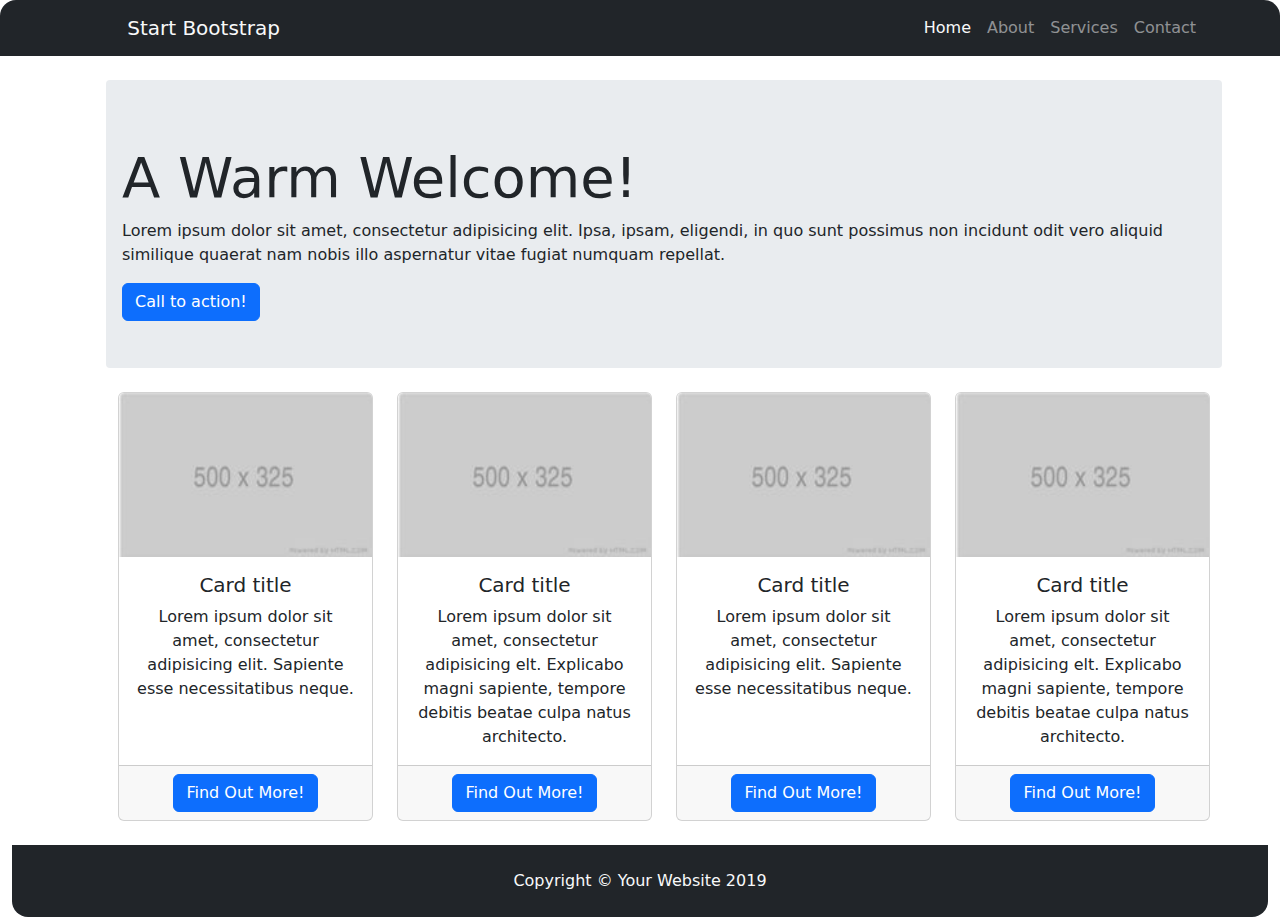
<file: homework1/index.html>
<!DOCTYPE html>
<html lang="en">
<head>
    <meta charset="UTF-8">
    <meta name="viewport" content="width=device-width, initial-scale=1.0" shrink-to-fit="no">
    <title>Document</title>
    <link rel="stylesheet" href="../homework1/normalize.css">
    <link rel="stylesheet" href="assets/bootstrap/bootstrap.min.css">
    <link rel="stylesheet" href="../homework1/assets/styles/style.css">
</head>
<body>
    <header class="header">
        <nav class="navbar navbar-expand-lg bg-dark rounded-top-4 navbar-custom">   
            <div class="container-fluid">
            <a class="navbar-brand text-light" href="#">Start Bootstrap</a>
            <button class="navbar-toggler" type="button" data-bs-toggle="collapse" data-bs-target="#navbarSupportedContent" aria-controls="navbarSupportedContent" aria-expanded="false" aria-label="Toggle navigation">
            <span class="navbar-toggler-icon"></span>
            </button>
            <div class="collapse navbar-collapse" id="navbarSupportedContent">
                <ul class="navbar-nav ms-auto mb-2 mb-lg-0">
                <li class="nav-item">
                    <a class="nav-link active text-light" aria-current="page" href="#">Home</a>
                </li>
                <li class="nav-item">
                    <a class="nav-link text-white-50" href="#">About</a>
                </li>
                <li class="nav-item">
                    <a class="nav-link text-white-50" href="#">Services</a>
                </li>
                <li class="nav-item">
                    <a class="nav-link text-white-50" href="#">Contact</a>
                </li>
                </ul>
            </div>
            </div>
        </nav>
    </header>
    <main>
        <div class="container">
            <div class="card col-lg-12 mb-sm-0 pt-5 m-4 bg-body-secondary border-0 rounded-1">
                <div class="card-body" style="height: 15rem;">
                <h5 class="card-title display-4 fw-normal">A Warm Welcome!</h5>
                <p class="card-text">Lorem ipsum dolor sit amet, consectetur adipisicing elit. Ipsa, ipsam, eligendi, in quo sunt possimus non incidunt odit vero aliquid similique quaerat nam nobis illo aspernatur vitae fugiat numquam repellat.</p>
                <a href="#" class="btn btn-primary">Call to action!</a>
                </div>
            </div>
        </div>
        <div class="container">
            <div class="row col-lg-12 row-cols-1 row-cols-md-2 row-cols-lg-4 m-4">
                <div class="col">
                    <div class="card h-100">
                        <img src="../homework1/assets/images/picture.jpg" class="card-img-top" alt="picture">
                        <div class="card-body">
                        <h5 class="card-title text-center">Card title</h5>
                        <p class="card-text text-center">Lorem ipsum dolor sit amet,
                            consectetur adipisicing elit.
                            Sapiente esse necessitatibus
                            neque.</p>
                        </div>
                        <div class="card-footer d-flex justify-content-center">
                        <a href="#" class="btn btn-primary">Find Out More!</a>
                        </div>
                    </div>    
                </div>
                <div class="col">
                    <div class="card h-100">
                        <img src="../homework1/assets/images/picture.jpg" class="card-img-top" alt="picture">
                        <div class="card-body">
                        <h5 class="card-title text-center">Card title</h5>
                        <p class="card-text text-center">Lorem ipsum dolor sit amet,
                            consectetur adipisicing elt.
                            Explicabo magni sapiente,
                            tempore debitis beatae culpa
                            natus architecto.</p>
                        </div>
                        <div class="card-footer d-flex justify-content-center">
                        <a href="#" class="btn btn-primary">Find Out More!</a>
                        </div>
                    </div>    
                </div>
                <div class="col">
                    <div class="card h-100">
                        <img src="../homework1/assets/images/picture.jpg" class="card-img-top" alt="picture">
                        <div class="card-body">
                        <h5 class="card-title text-center">Card title</h5>
                        <p class="card-text text-center">Lorem ipsum dolor sit amet,
                            consectetur adipisicing elit.
                            Sapiente esse necessitatibus
                            neque.</p>
                        </div>
                        <div class="card-footer d-flex justify-content-center">
                        <a href="#" class="btn btn-primary">Find Out More!</a>
                        </div>
                    </div>    
                </div>
                <div class="col">
                    <div class="card h-100">
                        <img src="../homework1/assets/images/picture.jpg" class="card-img-top" alt="picture">
                        <div class="card-body">
                        <h5 class="card-title text-center">Card title</h5>
                        <p class="card-text text-center">Lorem ipsum dolor sit amet,
                            consectetur adipisicing elt.
                            Explicabo magni sapiente,
                            tempore debitis beatae culpa
                            natus architecto.</p>
                        </div>
                        <div class="card-footer d-flex justify-content-center">
                        <a href="#" class="btn btn-primary">Find Out More!</a>
                        </div>
                    </div>    
                </div>
            </div>
        </div>
    </main>
    <footer>
        <div class="container-fluid">
            <div class="text-center p-4 bg-dark rounded-bottom-4 text-light">
                Copyright © Your Website 2019
            </div>            
        </div>
    </footer>
    <script src="assets/bootstrap/bootstrap.bundle.min.js"></script>
</body>
</html>
</file>
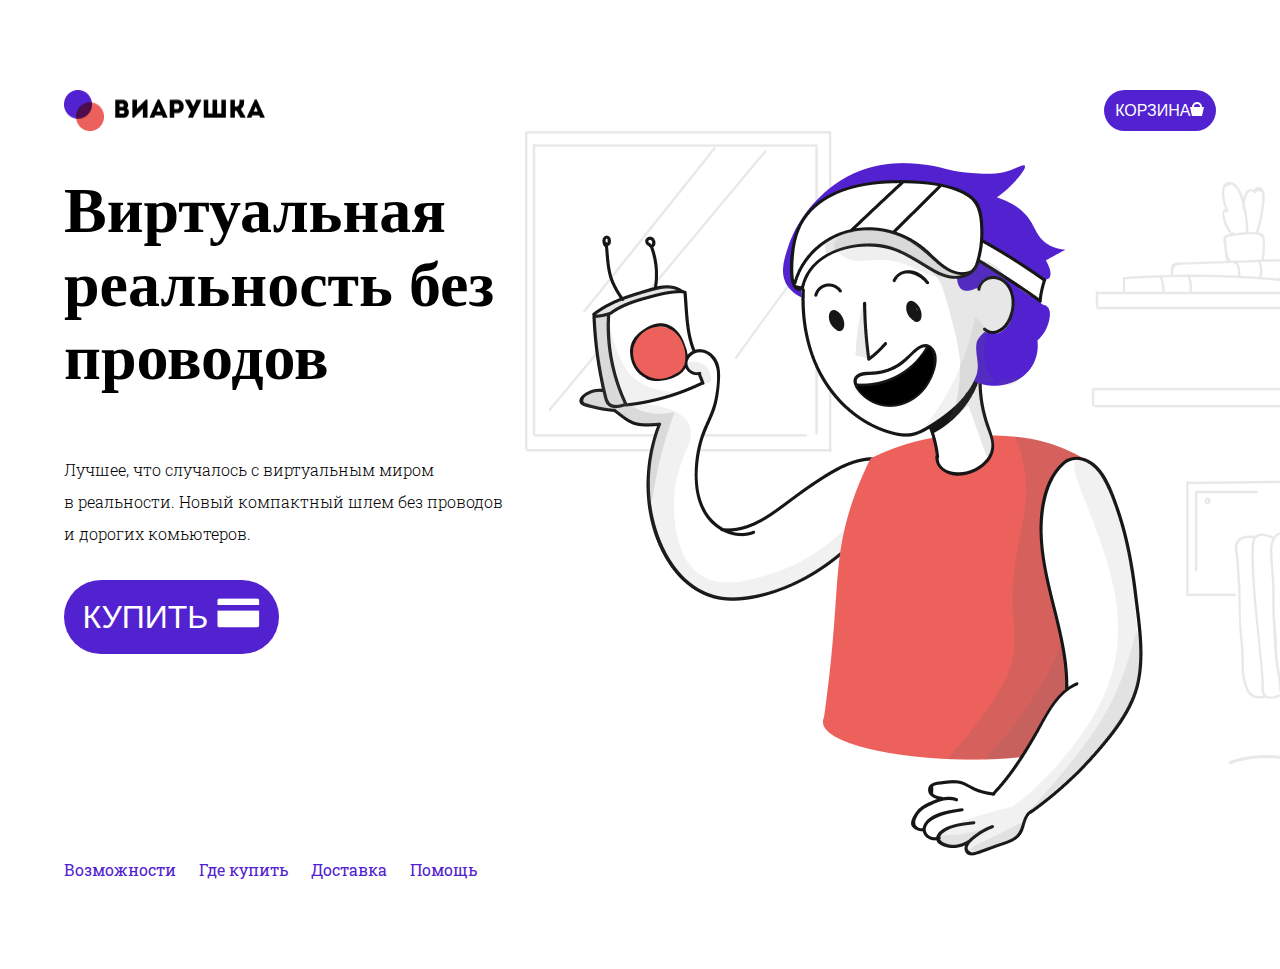
<file: homework2/index.html>
<!DOCTYPE html>
<html lang="ru">
<head>
    <meta charset="UTF-8">
    <meta name="viewport" content="width=device-width, initial-scale=1.0">
    <link rel="stylesheet" href="../homework2/normalize.css">
    <link rel="stylesheet" href="../homework2/assets/styles/style.css">
    <link rel="preconnect" href="https://fonts.googleapis.com">
<link rel="preconnect" href="https://fonts.gstatic.com" crossorigin>
<link href="https://fonts.googleapis.com/css2?family=Roboto+Slab:wght@100..900&display=swap" rel="stylesheet">
<link href="https://fonts.cdnfonts.com/css/intro" rel="stylesheet">
    <title>Виарушка</title>
</head>
<body class="body">
    <header class="header">
        <img src="../homework2/assets/images/logo.png" class="header__logo" alt="Logo">
        <button class="header__button">КОРЗИНА<svg class="header__busket" width="14" height="14" viewBox="0 0 14 14" fill="none" xmlns="http://www.w3.org/2000/svg">
            <circle cx="7" cy="5" r="4" stroke="white" stroke-width="2" />
            <path d="M2.60163 13.25L0.934962 5.75H13.065L11.3984 13.25H2.60163Z" fill="white" stroke="white" stroke-width="1.5" />
        </svg></button>
    </header>

    <main class="main">
        <div class="main__h1">
            <h1>Виртуальная реальность без проводов</h1>
        </div>
        <div class="main__p">
            <p>Лучшее, что случалось с виртуальным миром в реальности. Новый компактный шлем без проводов и дорогих комьютеров.</p>
        </div>
        <div class="main__button">
            <button class="main__button_buy">КУПИТЬ <img class="main__img_buy" src="../homework2/assets/images/buy.png" alt="pic-card"></button>
        </div>
        <div class="main__img">
            <img class="main__img_man" src="../homework2/assets/images/pic-main.png" alt="">
        </div>
    </main>

    <footer class="footer">
            <a class="footer__links" href="#">Возможности</a>
            <a class="footer__links" href="#">Где купить</a>
            <a class="footer__links" href="#">Доставка</a>
            <a class="footer__links" href="#">Помощь</a>
    </footer>
</body>
</html>
</file>
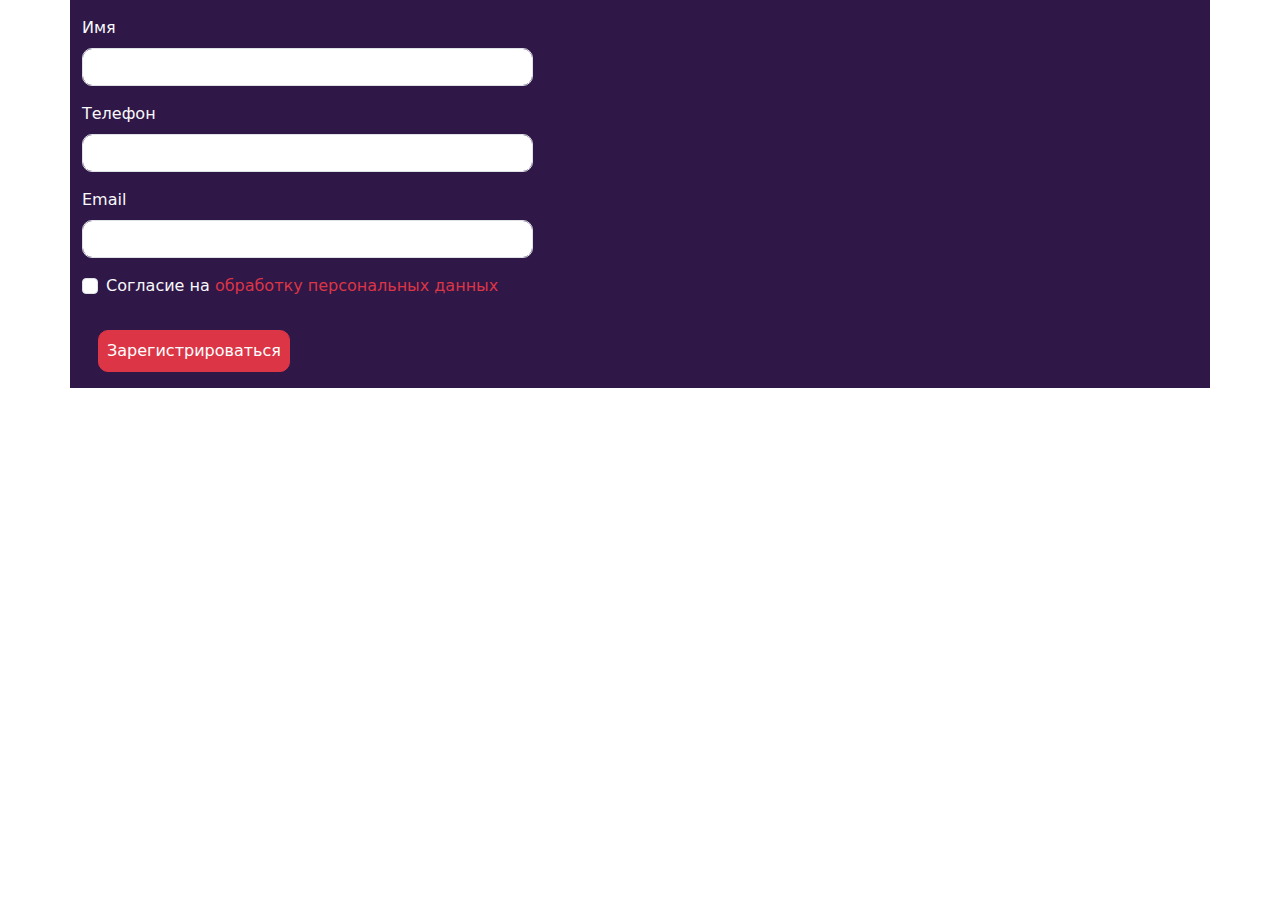
<file: classwork/form.html>
<!DOCTYPE html>
<html lang="en">
<head>
    <meta charset="UTF-8">
    <meta name="viewport" content="width=device-width, initial-scale=1.0">
    <link rel="stylesheet" href="../homework1/normalize.css">
    <link rel="stylesheet" href="../homework1/assets/bootstrap/bootstrap.min.css">
    <link rel="stylesheet" href="../classwork/assets/styles/style.css">
    <title>Form</title>
</head>
<body>
    <div class="container root">
        <div class="row">
            <div class="col-5">
                <form class="mt-3" form>
                    <div class="mb-3">
                        <label for="name" class="form-label text-light">Имя</label>
                        <input type="text" class="form-control form__input" id="name">
                    </div>
                    <div class="mb-3">
                        <label for="phone" class="form-label text-light">Телефон</label>
                        <input type="text" class="form-control form__input" id="phone">
                    </div>
                    <div class="mb-3">
                        <label for="email" class="form-label text-light">Email</label>
                        <input type="email" class="form-control form__input" id="email">
                    </div>
                    <div class="mb-3 form-check">
                        <input type="checkbox" class="form-check-input" id="exampleCheck1">
                        <label class="form-check-label text-light" for="exampleCheck1">Согласие на <a href="#" class="text-danger link-offset-2 link-underline link-underline-opacity-0">обработку персональных данных</a></label>
                    </div>
                    <div>
                        <button type="submit" class="btn btn-danger form__button p-2 m-3">Зарегистрироваться</button>
                    </div>
                </form>
            </div>
        </div>
    </div>
    <script src="../homework1/assets/bootstrap/bootstrap.bundle.min.js"></script>
</body>
</html>
</file>
<file: homework1/assets/styles/style.css>
.navbar-toggler-icon {
    background-color: beige;
}

.navbar-custom {
    padding-left: 9vw;
    padding-right: 5vw;
}
</file>
<file: homework2/assets/styles/style.css>
:root {
    --font-family: "Roboto Slab", sans-serif;
    --second-family: "Intro ", sans-serif;
    --third-family: "Helvetica", sans-serif;
}

.body {
    margin: 10vh 5vw;
}

.header {
    display: flex;
    justify-content: space-between;
}

.header__button {
    font-family: var(--second-family);
    background-color: #5222d0;
    color: #ffffff;
    border: 0;
    border-radius: 40px;
    text-align: center;
    font-weight: 400;
    font-size: 1rem;
    padding: 1%;
    cursor: pointer;
}

.main {
    display: grid;
    grid-template-columns: 40% 60%;
    grid-template-rows: repeat (4, 1fr);
    width: 100%;
}
.main__h1 {
    grid-row: 1/2;
    font-weight: 400;
    font-size: 2rem;
}

.main__p {
    grid-row: 2/3;
    font-family: var(--font-family);
    font-weight: 300;
    font-size: 1rem;
    line-height: 200%;
}

.main__button {
    grid-row: 3/4;
}

.main__button_buy {
    font-family: var(--second-family);
    background-color: #5222d0;
    color: #ffffff;
    border: 0;
    border-radius: 40px;
    text-align: center;
    font-weight: 400;
    font-size: 2rem;
    padding: 4%;
    margin-top: 3%;
    cursor: pointer;
}

.main__img {
    grid-column: 2/3;
    grid-row: 1/5;
}

.footer {
    display: flex;
    justify-content: flex-start;
}

.footer__links {
    margin-right: 2%;
    text-decoration: none;  
    color: #5222d0;
    font-family: var(--font-family);
}

button:hover {
    background-color: #45a049;
}
</file>
<file: classwork/assets/styles/style.css>
.root {
    background-color: #2f1748;
}

.img {
    width: 100%;
}

.form__button {
    border-radius: 10px;
}

.form__input {
    border-radius: 10px;
}
</file>
